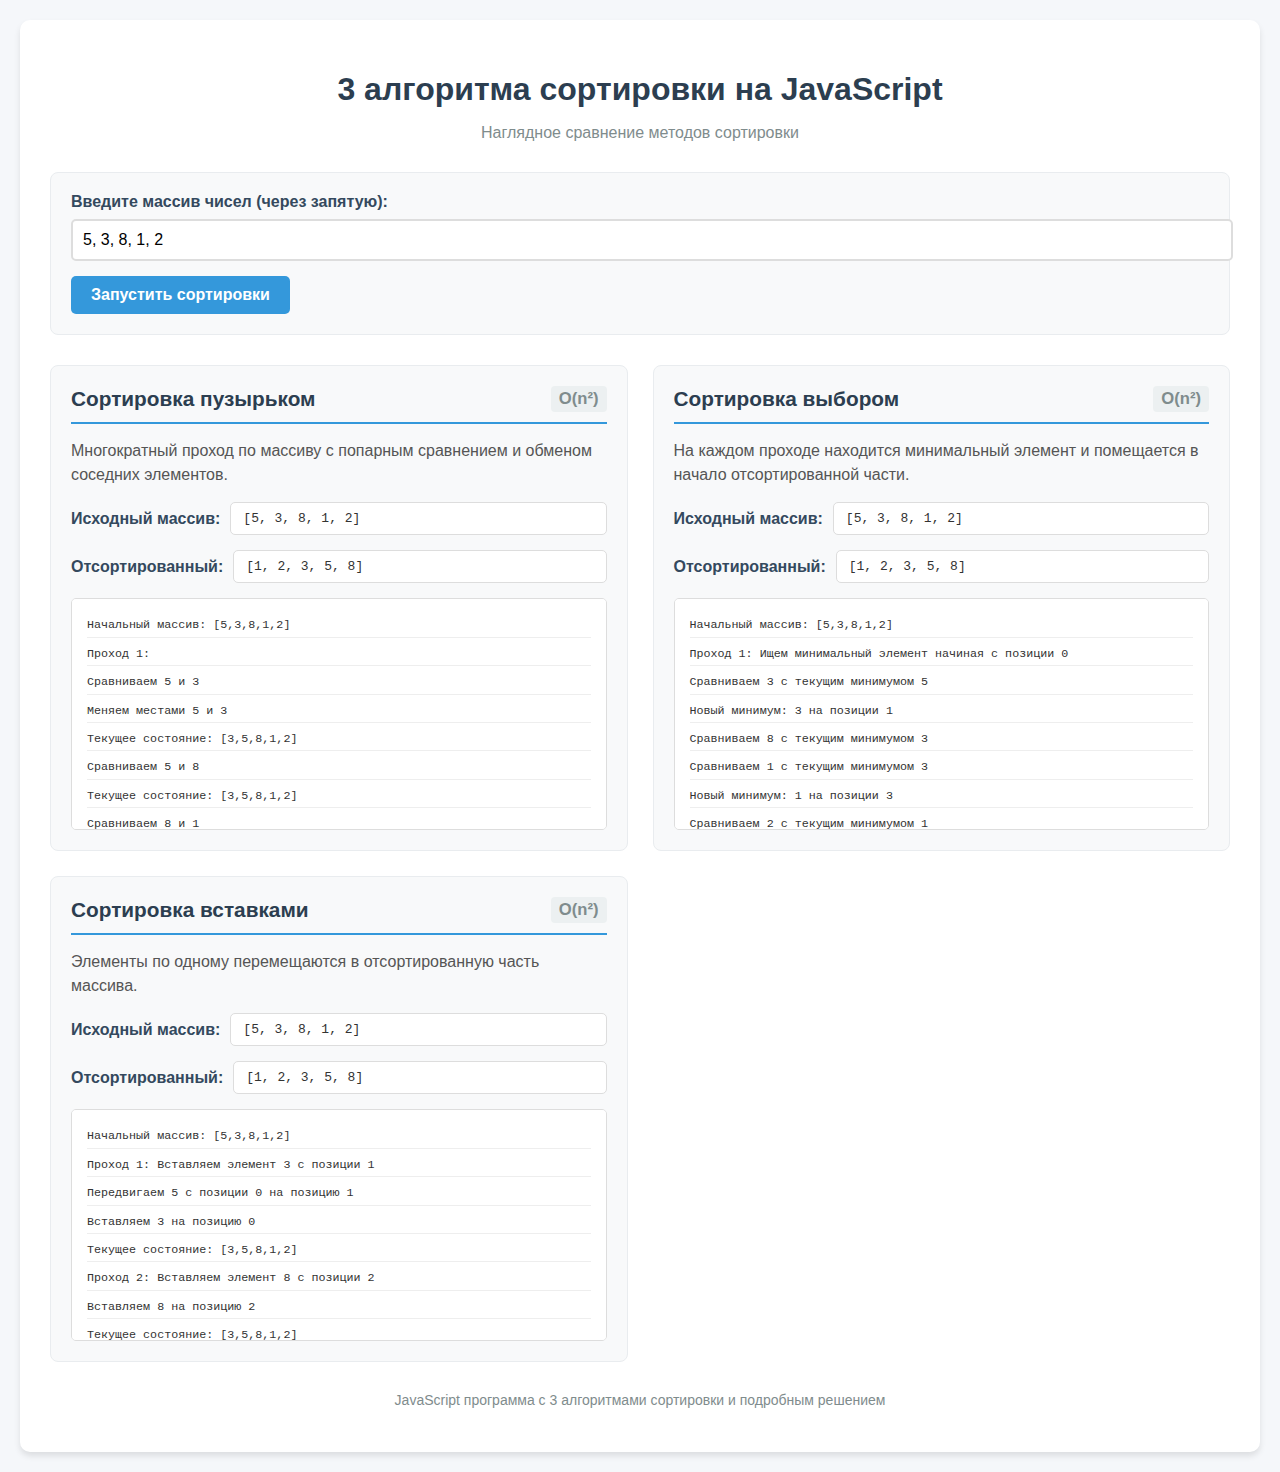
<file: html/sort.html>
<!DOCTYPE html>
<html lang="ru">
<head>
    <meta charset="UTF-8">
    <meta name="viewport" content="width=device-width, initial-scale=1.0">
    <title>3 алгоритма сортировки на JavaScript</title>
    <style>
        body {
            font-family: 'Segoe UI', Tahoma, Geneva, Verdana, sans-serif;
            margin: 0;
            padding: 20px;
            background-color: #f5f7fa;
            color: #333;
        }
        
        .container {
            max-width: 1200px;
            margin: 0 auto;
            background-color: white;
            border-radius: 10px;
            padding: 30px;
            box-shadow: 0 4px 6px rgba(0, 0, 0, 0.1);
        }
        
        h1 {
            color: #2c3e50;
            text-align: center;
            margin-bottom: 10px;
        }
        
        .subtitle {
            text-align: center;
            color: #7f8c8d;
            margin-bottom: 30px;
        }
        
        .input-section {
            background-color: #f8f9fa;
            border-radius: 8px;
            padding: 20px;
            margin-bottom: 30px;
            border: 1px solid #e9ecef;
        }
        
        label {
            display: block;
            margin-bottom: 8px;
            font-weight: 600;
            color: #34495e;
        }
        
        input {
            width: 100%;
            padding: 10px;
            border: 2px solid #ddd;
            border-radius: 5px;
            font-size: 16px;
            transition: border-color 0.3s;
            margin-bottom: 15px;
        }
        
        input:focus {
            outline: none;
            border-color: #3498db;
        }
        
        .btn {
            background-color: #3498db;
            color: white;
            border: none;
            padding: 10px 20px;
            border-radius: 5px;
            font-size: 16px;
            font-weight: 600;
            cursor: pointer;
            transition: background-color 0.3s;
        }
        
        .btn:hover {
            background-color: #2980b9;
        }
        
        .sorting-grid {
            display: grid;
            grid-template-columns: repeat(auto-fill, minmax(500px, 1fr));
            gap: 25px;
        }
        
        .sort-card {
            background-color: #f8f9fa;
            border-radius: 8px;
            padding: 20px;
            border: 1px solid #e9ecef;
        }
        
        .sort-title {
            font-size: 1.3em;
            font-weight: 600;
            color: #2c3e50;
            margin-bottom: 15px;
            padding-bottom: 10px;
            border-bottom: 2px solid #3498db;
            display: flex;
            justify-content: space-between;
            align-items: center;
        }
        
        .complexity {
            font-size: 0.8em;
            color: #7f8c8d;
            background-color: #ecf0f1;
            padding: 3px 8px;
            border-radius: 4px;
        }
        
        .sort-description {
            color: #555;
            margin-bottom: 15px;
            line-height: 1.5;
        }
        
        .arrays-container {
            display: flex;
            flex-direction: column;
            gap: 15px;
            margin-top: 15px;
        }
        
        .array-row {
            display: flex;
            align-items: center;
            gap: 10px;
        }
        
        .array-label {
            font-weight: 600;
            color: #34495e;
            min-width: 120px;
        }
        
        .array-values {
            background-color: white;
            padding: 8px 12px;
            border-radius: 5px;
            border: 1px solid #ddd;
            font-family: monospace;
            flex: 1;
            word-break: break-all;
        }
        
        .steps-container {
            background-color: white;
            border: 1px solid #ddd;
            border-radius: 5px;
            padding: 15px;
            margin-top: 15px;
            max-height: 200px;
            overflow-y: auto;
            font-family: monospace;
            font-size: 0.9em;
            line-height: 1.4;
        }
        
        .step {
            margin-bottom: 5px;
            padding: 3px 0;
            border-bottom: 1px solid #eee;
        }
        
        .step:last-child {
            border-bottom: none;
        }
        
        .footer {
            text-align: center;
            margin-top: 30px;
            color: #7f8c8d;
            font-size: 14px;
        }
        
        @media (max-width: 768px) {
            .sorting-grid {
                grid-template-columns: 1fr;
            }
        }
    </style>
</head>
<body>
    <div class="container">
        <h1>3 алгоритма сортировки на JavaScript</h1>
        <p class="subtitle">Наглядное сравнение методов сортировки</p>
        
        <div class="input-section">
            <label for="arrayInput">Введите массив чисел (через запятую):</label>
            <input type="text" id="arrayInput" placeholder="5, 3, 8, 1, 2" value="5, 3, 8, 1, 2">
            <button class="btn" onclick="runAllSorts()">Запустить сортировки</button>
        </div>
        
        <div class="sorting-grid" id="sorting-container">

        </div>
        
        <div class="footer">
            <p>JavaScript программа с 3 алгоритмами сортировки и подробным решением</p>
        </div>
    </div>

    <script>

        const sortingAlgorithms = [
            {
                name: "Сортировка пузырьком",
                description: "Многократный проход по массиву с попарным сравнением и обменом соседних элементов.",
                complexity: "O(n²)",
                function: bubbleSort
            },
            {
                name: "Сортировка выбором",
                description: "На каждом проходе находится минимальный элемент и помещается в начало отсортированной части.",
                complexity: "O(n²)",
                function: selectionSort
            },
            {
                name: "Сортировка вставками",
                description: "Элементы по одному перемещаются в отсортированную часть массива.",
                complexity: "O(n²)",
                function: insertionSort
            }
        ];


        function bubbleSort(arr) {
            const steps = [];
            const sortedArray = [...arr];
            const n = sortedArray.length;
            let swapped;
            
            steps.push(`Начальный массив: [${sortedArray}]`);
            
            for (let i = 0; i < n - 1; i++) {
                swapped = false;
                steps.push(`\nПроход ${i + 1}:`);
                
                for (let j = 0; j < n - 1 - i; j++) {
                    steps.push(`  Сравниваем ${sortedArray[j]} и ${sortedArray[j + 1]}`);
                    
                    if (sortedArray[j] > sortedArray[j + 1]) {
                        steps.push(`  Меняем местами ${sortedArray[j]} и ${sortedArray[j + 1]}`);
                        [sortedArray[j], sortedArray[j + 1]] = [sortedArray[j + 1], sortedArray[j]];
                        swapped = true;
                    }
                    
                    steps.push(`  Текущее состояние: [${sortedArray}]`);
                }
                
                if (!swapped) {
                    steps.push(`Массив уже отсортирован, завершаем`);
                    break;
                }
            }
            
            steps.push(`\nИтоговый массив: [${sortedArray}]`);
            return { sortedArray, steps };
        }


        function selectionSort(arr) {
            const steps = [];
            const sortedArray = [...arr];
            const n = sortedArray.length;
            
            steps.push(`Начальный массив: [${sortedArray}]`);
            
            for (let i = 0; i < n - 1; i++) {
                steps.push(`\nПроход ${i + 1}: Ищем минимальный элемент начиная с позиции ${i}`);
                let minIndex = i;
                
                for (let j = i + 1; j < n; j++) {
                    steps.push(`  Сравниваем ${sortedArray[j]} с текущим минимумом ${sortedArray[minIndex]}`);
                    if (sortedArray[j] < sortedArray[minIndex]) {
                        minIndex = j;
                        steps.push(`  Новый минимум: ${sortedArray[minIndex]} на позиции ${minIndex}`);
                    }
                }
                
                if (minIndex !== i) {
                    steps.push(`Меняем местами ${sortedArray[i]} (позиция ${i}) и ${sortedArray[minIndex]} (позиция ${minIndex})`);
                    [sortedArray[i], sortedArray[minIndex]] = [sortedArray[minIndex], sortedArray[i]];
                } else {
                    steps.push(`Минимальный элемент уже на своём месте`);
                }
                
                steps.push(`Текущее состояние: [${sortedArray}]`);
            }
            
            steps.push(`\nИтоговый массив: [${sortedArray}]`);
            return { sortedArray, steps };
        }


        function insertionSort(arr) {
            const steps = [];
            const sortedArray = [...arr];
            const n = sortedArray.length;
            
            steps.push(`Начальный массив: [${sortedArray}]`);
            
            for (let i = 1; i < n; i++) {
                const current = sortedArray[i];
                steps.push(`\nПроход ${i}: Вставляем элемент ${current} с позиции ${i}`);
                
                let j = i - 1;
                while (j >= 0 && sortedArray[j] > current) {
                    steps.push(`  Передвигаем ${sortedArray[j]} с позиции ${j} на позицию ${j + 1}`);
                    sortedArray[j + 1] = sortedArray[j];
                    j--;
                }
                
                sortedArray[j + 1] = current;
                steps.push(`  Вставляем ${current} на позицию ${j + 1}`);
                steps.push(`  Текущее состояние: [${sortedArray}]`);
            }
            
            steps.push(`\nИтоговый массив: [${sortedArray}]`);
            return { sortedArray, steps };
        }


        function runAllSorts() {
            const input = document.getElementById('arrayInput').value;
            const array = input.split(',').map(item => parseInt(item.trim())).filter(item => !isNaN(item));
            
            if (array.length === 0) {
                alert('Введите корректный массив чисел! Пример: 5, 3, 8, 1, 2');
                return;
            }
            

            updateUI(array);
        }


        function updateUI(originalArray) {
            const container = document.getElementById('sorting-container');
            container.innerHTML = '';
            
            sortingAlgorithms.forEach((algorithm, index) => {
                const result = algorithm.function(originalArray);
                
                container.innerHTML += `
                    <div class="sort-card">
                        <div class="sort-title">
                            ${algorithm.name}
                            <span class="complexity">${algorithm.complexity}</span>
                        </div>
                        <div class="sort-description">${algorithm.description}</div>
                        
                        <div class="arrays-container">
                            <div class="array-row">
                                <div class="array-label">Исходный массив:</div>
                                <div class="array-values">[${originalArray.join(', ')}]</div>
                            </div>
                            <div class="array-row">
                                <div class="array-label">Отсортированный:</div>
                                <div class="array-values">[${result.sortedArray.join(', ')}]</div>
                            </div>
                        </div>
                        
                        <div class="steps-container">
                            ${result.steps.map(step => `<div class="step">${step}</div>`).join('')}
                        </div>
                    </div>
                `;
            });
        }

        // Инициализация при загрузке страницы
        document.addEventListener('DOMContentLoaded', function() {
            // Добавляем обработчик Enter на поле ввода
            document.getElementById('arrayInput').addEventListener('keypress', function(e) {
                if (e.key === 'Enter') {
                    runAllSorts();
                }
            });
            
            // Запускаем сортировку для начального примера
            runAllSorts();
        });
    </script>
</body>
</html>
</file>
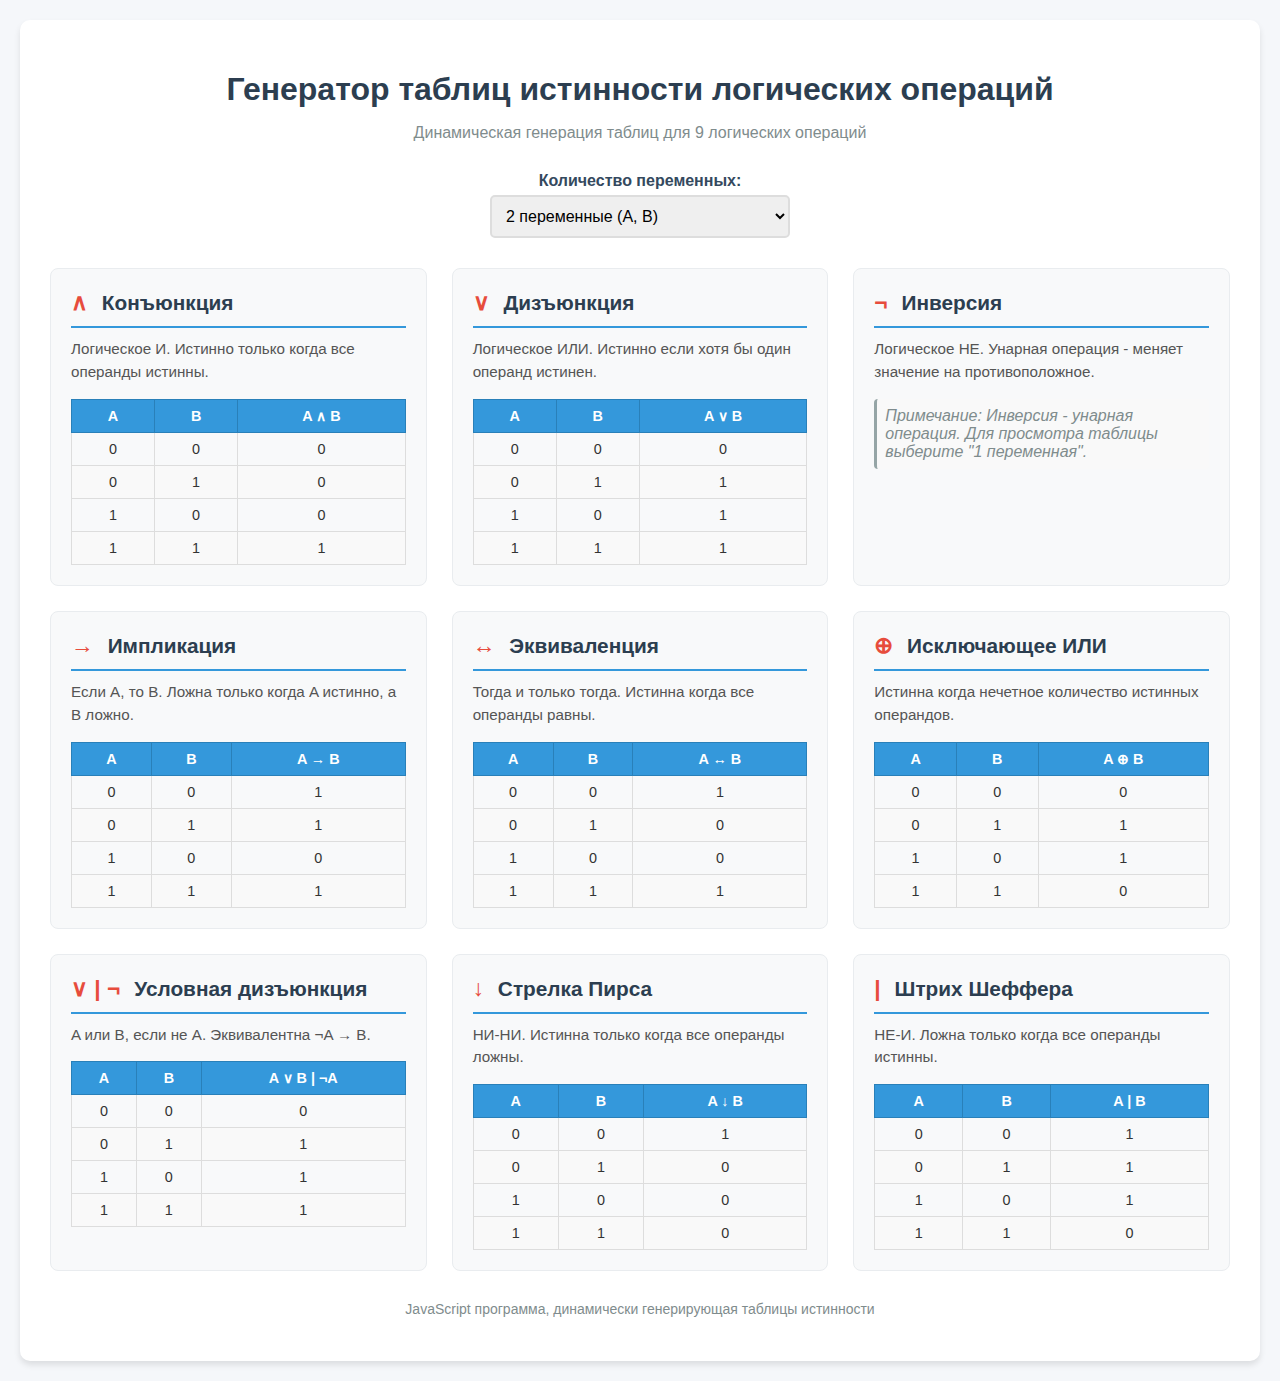
<file: html/table.html>
<!DOCTYPE html>
<html lang="ru">
<head>
    <meta charset="UTF-8">
    <meta name="viewport" content="width=device-width, initial-scale=1.0">
    <title>Генератор таблиц истинности логических операций</title>
    <style>
        body {
            font-family: 'Segoe UI', Tahoma, Geneva, Verdana, sans-serif;
            margin: 0;
            padding: 20px;
            background-color: #f5f7fa;
            color: #333;
        }
        
        .container {
            max-width: 1200px;
            margin: 0 auto;
            background-color: white;
            border-radius: 10px;
            padding: 30px;
            box-shadow: 0 4px 6px rgba(0, 0, 0, 0.1);
        }
        
        h1 {
            color: #2c3e50;
            text-align: center;
            margin-bottom: 10px;
        }
        
        .subtitle {
            text-align: center;
            color: #7f8c8d;
            margin-bottom: 30px;
        }
        
        .control-group {
            width: 300px;
            margin: 0 auto 30px auto;
        }
        
        label {
            display: block;
            margin-bottom: 5px;
            font-weight: 600;
            color: #34495e;
            text-align: center;
        }
        
        select {
            width: 100%;
            padding: 10px;
            border: 2px solid #ddd;
            border-radius: 5px;
            font-size: 16px;
            transition: border-color 0.3s;
        }
        
        select:focus {
            outline: none;
            border-color: #3498db;
        }
        
        .operations-grid {
            display: grid;
            grid-template-columns: repeat(auto-fill, minmax(350px, 1fr));
            gap: 25px;
        }
        
        .operation-card {
            background-color: #f8f9fa;
            border-radius: 8px;
            padding: 20px;
            border: 1px solid #e9ecef;
        }
        
        .operation-title {
            font-size: 1.3em;
            font-weight: 600;
            color: #2c3e50;
            margin-bottom: 10px;
            padding-bottom: 10px;
            border-bottom: 2px solid #3498db;
        }
        
        .operation-symbol {
            font-size: 1.1em;
            color: #e74c3c;
            font-weight: bold;
            margin-right: 8px;
        }
        
        .operation-description {
            color: #555;
            margin-bottom: 15px;
            line-height: 1.5;
            font-size: 0.95em;
        }
        
        .note-message {
            color: #7f8c8d;
            font-style: italic;
            margin-top: 10px;
            padding: 8px;
            background-color: #f9f9f9;
            border-radius: 4px;
            border-left: 3px solid #95a5a6;
        }
        
        .truth-table {
            width: 100%;
            border-collapse: collapse;
            margin-top: 10px;
            font-size: 0.9em;
        }
        
        .truth-table th {
            background-color: #3498db;
            color: white;
            padding: 8px;
            text-align: center;
            font-weight: 600;
            border: 1px solid #2980b9;
        }
        
        .truth-table td {
            padding: 8px;
            text-align: center;
            border: 1px solid #ddd;
        }
        
        .truth-table tr:nth-child(even) {
            background-color: #f9f9f9;
        }
        
        .footer {
            text-align: center;
            margin-top: 30px;
            color: #7f8c8d;
            font-size: 14px;
        }
        
        @media (max-width: 768px) {
            .operations-grid {
                grid-template-columns: 1fr;
            }
            
            .control-group {
                width: 100%;
            }
        }
    </style>
</head>
<body>
    <div class="container">
        <h1>Генератор таблиц истинности логических операций</h1>
        <p class="subtitle">Динамическая генерация таблиц для 9 логических операций</p>
        
        <div class="control-group">
            <label for="variableCount">Количество переменных:</label>
            <select id="variableCount" onchange="generateAllTables()">
                <option value="1">1 переменная (A)</option>
                <option value="2" selected>2 переменные (A, B)</option>
                <option value="3">3 переменные (A, B, C)</option>
            </select>
        </div>
        
        <div class="operations-grid" id="operations-container">
            <!-- Таблицы будут сгенерированы динамически -->
        </div>
        
        <div class="footer">
            <p>JavaScript программа, динамически генерирующая таблицы истинности</p>
        </div>
    </div>

    <script>
        // Определение всех логических операций с функциями
        const operations = [
            {
                name: "Конъюнкция",
                symbol: "∧",
                description: "Логическое И. Истинно только когда все операнды истинны.",
                calculate: function(vars) {
                    return vars.every(v => v === true);
                },
                isUnary: false
            },
            {
                name: "Дизъюнкция",
                symbol: "∨",
                description: "Логическое ИЛИ. Истинно если хотя бы один операнд истинен.",
                calculate: function(vars) {
                    return vars.some(v => v === true);
                },
                isUnary: false
            },
            {
                name: "Инверсия",
                symbol: "¬",
                description: "Логическое НЕ. Унарная операция - меняет значение на противоположное.",
                calculate: function(vars) {
                    return !vars[0];
                },
                isUnary: true
            },
            {
                name: "Импликация",
                symbol: "→",
                description: "Если A, то B. Ложна только когда A истинно, а B ложно.",
                calculate: function(vars) {
                    return !vars[0] || vars[1];
                },
                isUnary: false
            },
            {
                name: "Эквиваленция",
                symbol: "↔",
                description: "Тогда и только тогда. Истинна когда все операнды равны.",
                calculate: function(vars) {
                    for(let i = 1; i < vars.length; i++) {
                        if(vars[i] !== vars[0]) return false;
                    }
                    return true;
                },
                isUnary: false
            },
            {
                name: "Исключающее ИЛИ",
                symbol: "⊕",
                description: "Истинна когда нечетное количество истинных операндов.",
                calculate: function(vars) {
                    let trueCount = vars.filter(v => v === true).length;
                    return trueCount % 2 === 1;
                },
                isUnary: false
            },
            {
                name: "Условная дизъюнкция",
                symbol: "∨ | ¬",
                description: "A или B, если не A. Эквивалентна ¬A → B.",
                calculate: function(vars) {
                    return vars[0] || (!vars[0] && vars[1]);
                },
                isUnary: false
            },
            {
                name: "Стрелка Пирса",
                symbol: "↓",
                description: "НИ-НИ. Истинна только когда все операнды ложны.",
                calculate: function(vars) {
                    return vars.every(v => v === false);
                },
                isUnary: false
            },
            {
                name: "Штрих Шеффера",
                symbol: "|",
                description: "НЕ-И. Ложна только когда все операнды истинны.",
                calculate: function(vars) {
                    return !vars.every(v => v === true);
                },
                isUnary: false
            }
        ];

        // Генерация всех комбинаций значений для n переменных
        function generateCombinations(n) {
            const total = Math.pow(2, n);
            const combinations = [];
            
            for (let i = 0; i < total; i++) {
                const combination = [];
                for (let j = 0; j < n; j++) {
                    combination.push(!!(i & (1 << (n - j - 1))));
                }
                combinations.push(combination);
            }
            
            return combinations;
        }

        // Получить названия переменных
        function getVariableNames(count) {
            const variables = ['A', 'B', 'C', 'D', 'E', 'F', 'G', 'H'];
            return variables.slice(0, count);
        }

        // Получить символ операции с переменными
        function getOperationSymbol(operation, varNames) {
            if (operation.symbol === '¬') {
                return `${operation.symbol}${varNames[0]}`;
            } else if (operation.symbol === '∨ | ¬') {
                return `${varNames[0]} ∨ ${varNames[1]} | ¬${varNames[0]}`;
            } else {
                return varNames.join(` ${operation.symbol} `);
            }
        }

        // Генерация HTML для одной операции
        function generateOperationHTML(operation, varCount) {
            const varNames = getVariableNames(varCount);
            const operationSymbol = getOperationSymbol(operation, varNames);
            
            // Обработка инверсии для 2+ переменных
            if (operation.symbol === '¬' && varCount > 1) {
                return `
                    <div class="operation-card">
                        <div class="operation-title">
                            <span class="operation-symbol">${operation.symbol}</span>
                            ${operation.name}
                        </div>
                        <div class="operation-description">
                            ${operation.description}
                        </div>
                        <div class="note-message">
                            Примечание: Инверсия - унарная операция. Для просмотра таблицы выберите "1 переменная".
                        </div>
                    </div>
                `;
            }
            
            // Обработка бинарных операций для 1 переменной
            if (!operation.isUnary && varCount === 1) {
                return `
                    <div class="operation-card">
                        <div class="operation-title">
                            <span class="operation-symbol">${operation.symbol}</span>
                            ${operation.name}
                        </div>
                        <div class="operation-description">
                            ${operation.description}
                        </div>
                        <div class="note-message">
                            Примечание: Эта операция требует минимум 2 переменные.
                        </div>
                    </div>
                `;
            }
            
            // Нормальная генерация таблицы
            const combinations = generateCombinations(varCount);
            
            let tableHTML = `<table class="truth-table">
                <thead>
                    <tr>`;
            
            varNames.forEach(name => {
                tableHTML += `<th>${name}</th>`;
            });
            
            tableHTML += `<th>${operationSymbol}</th></tr></thead><tbody>`;
            
            combinations.forEach(combination => {
                const result = operation.calculate(combination);
                
                tableHTML += '<tr>';
                
                combination.forEach(value => {
                    tableHTML += `<td>${value ? '1' : '0'}</td>`;
                });
                
                tableHTML += `<td>${result ? '1' : '0'}</td>`;
                
                tableHTML += '</tr>';
            });
            
            tableHTML += '</tbody></table>';
            
            return `
                <div class="operation-card">
                    <div class="operation-title">
                        <span class="operation-symbol">${operation.symbol}</span>
                        ${operation.name}
                    </div>
                    <div class="operation-description">${operation.description}</div>
                    ${tableHTML}
                </div>
            `;
        }

        // Генерация всех таблиц
        function generateAllTables() {
            const container = document.getElementById('operations-container');
            const varCount = parseInt(document.getElementById('variableCount').value);
            
            container.innerHTML = '';
            
            operations.forEach(operation => {
                container.innerHTML += generateOperationHTML(operation, varCount);
            });
        }

        // Инициализация при загрузке страницы
        document.addEventListener('DOMContentLoaded', function() {
            generateAllTables();
        });
    </script>
</body>
</html>
</file>
